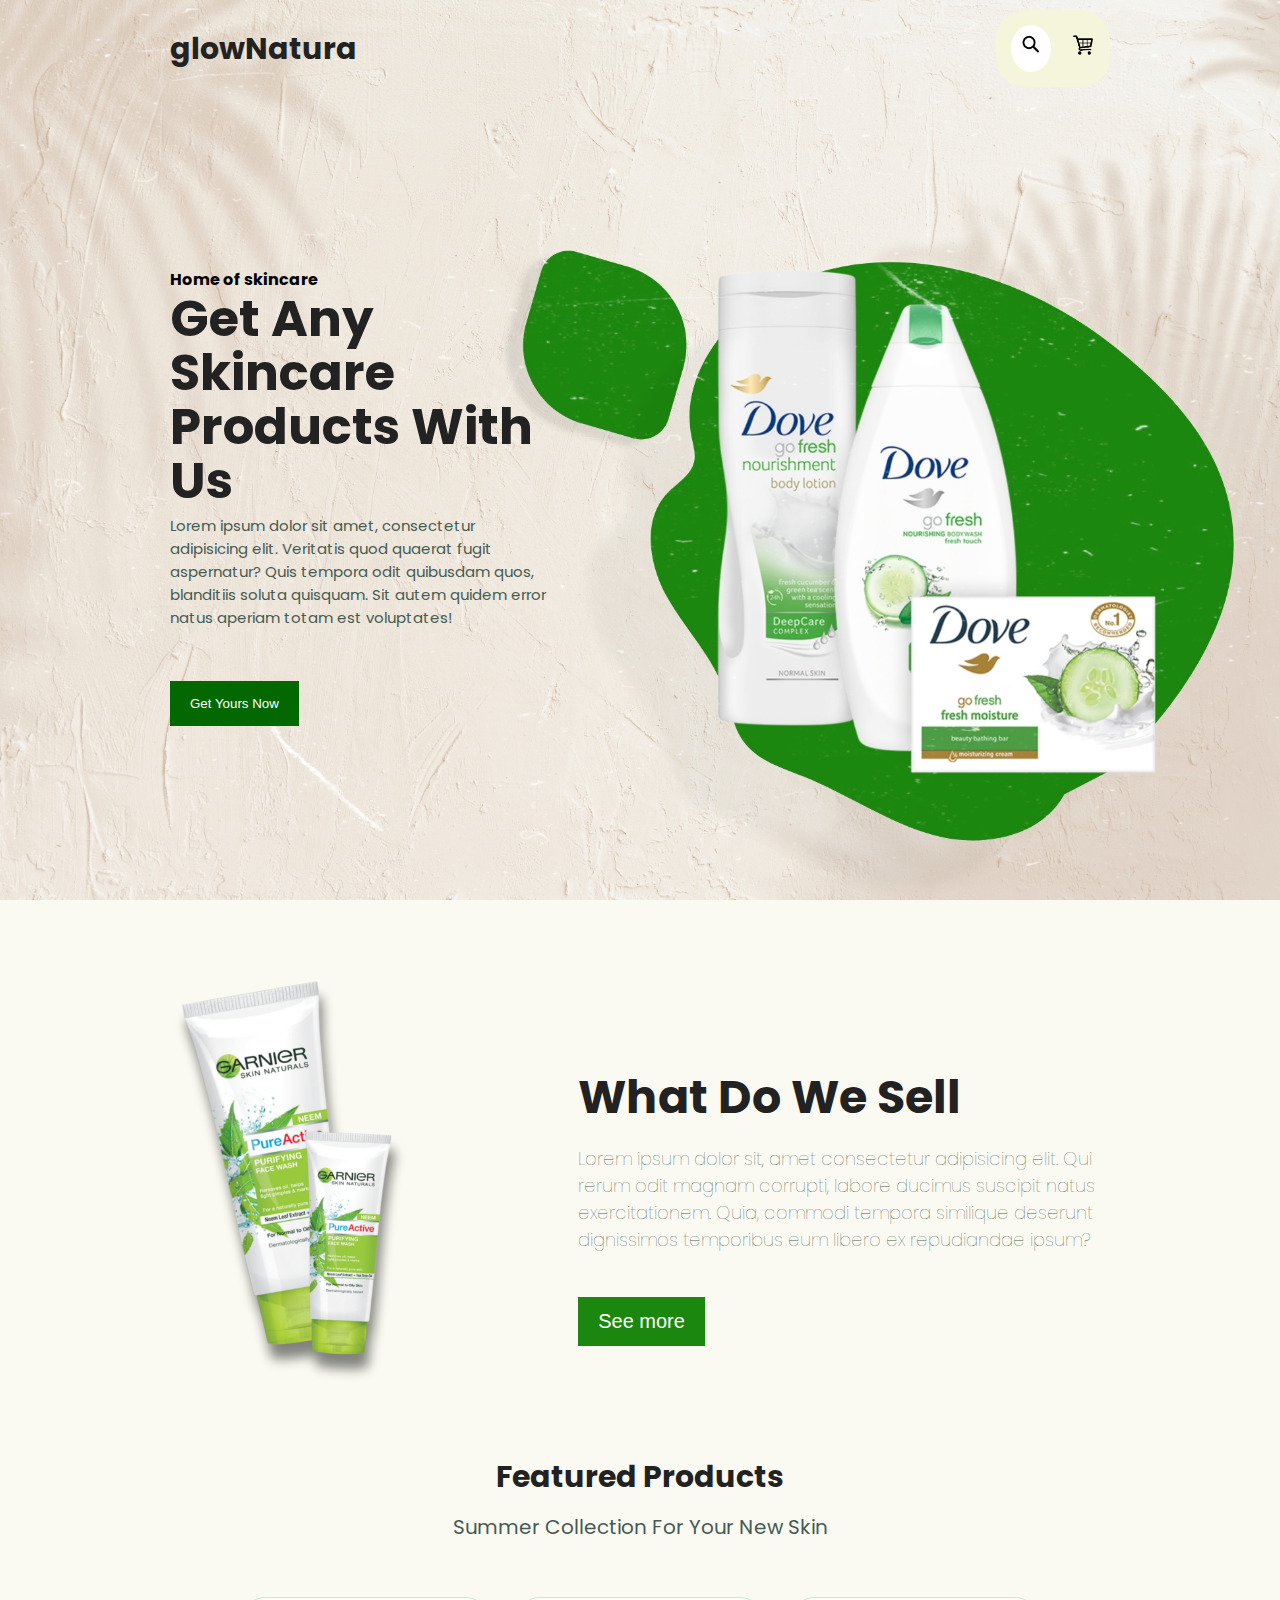
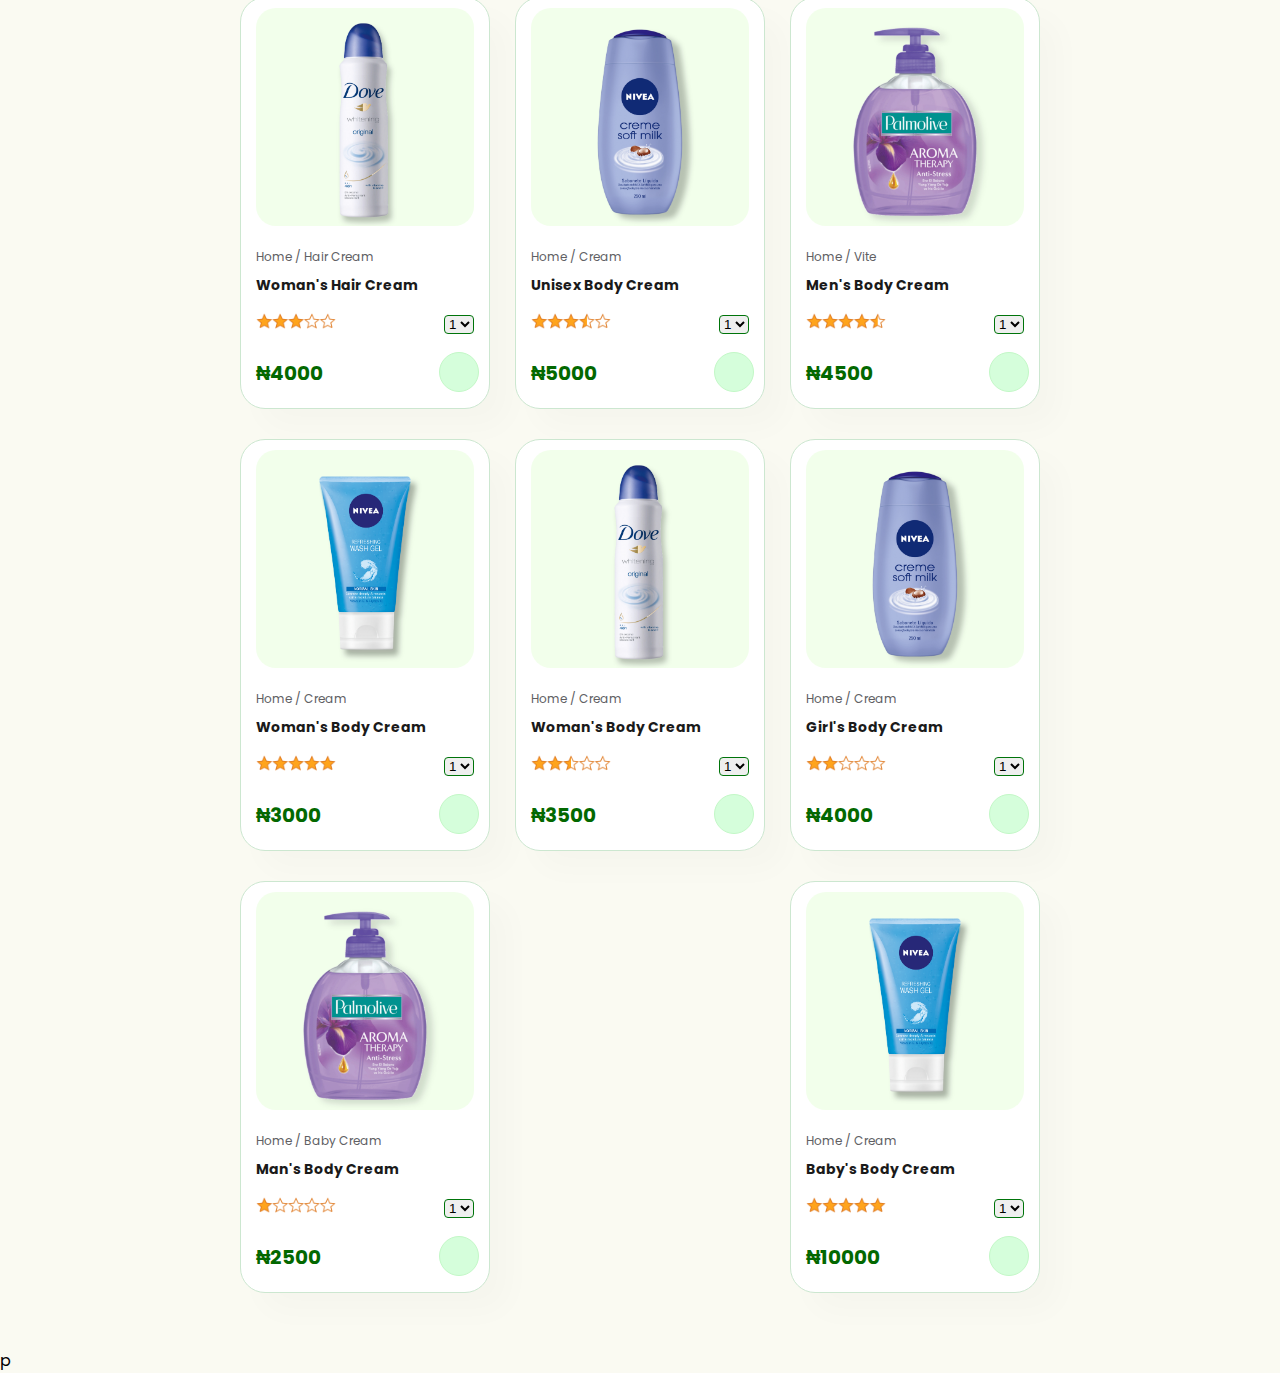
<file: index.html>
<!DOCTYPE html>
<html lang="en">
<head>
    <meta charset="UTF-8">
    <meta name="viewport" content="width=device-width, initial-scale=1.0">
    <title>Home page - growNatura</title>
    <link rel="stylesheet" href="styles.css">
</head>
<body>
    <div class="all-bg">
        <header>
        <div class="fheader">

        <div class="logo">
            <h4>glowNatura</h4>
        </div>
        <div class="nav-section">
            <nav>
                <li class="list-1"> <img src="/assets/images/icons/search-icon.png" alt="search icon"> </li>
                <li><a href="cart.html"><img src="/assets/images/icons/cart-icon.png" alt="cart icon for growNatura"></a></li>
            </nav>
        </div>
        </div>
        
        <div class="main-nav">
            <nav>
                <li class="list-2"><a href="index.html">Home</a></li>
                <li><a href="ourShop.html">Shop</a></li>
                <li><a href="aboutUs.html">About us</a></li>
            </nav>
        </div>
        </header>

        <section class="main-section">
        <h5>Home of skincare</h5>
        <h2>Get Any Skincare Products With Us</h2>
        <p>Lorem ipsum dolor sit amet, consectetur adipisicing elit. Veritatis quod quaerat fugit aspernatur? Quis tempora odit quibusdam quos, blanditiis soluta quisquam. Sit autem quidem error natus aperiam totam est voluptates!</p>
        <button>Get Yours Now</button>
        
        </section>
    </div>

    <section class="product-intro">
        <div class="product-intro-to">
            <img src="assets/images/featured-image.png" alt="">
        </div>
        <div class="product-intro-from">
            <h2>
               What Do We Sell 
            </h2>
            <p>
                Lorem ipsum dolor sit, amet consectetur adipisicing elit. Qui rerum odit magnam corrupti, labore ducimus suscipit natus exercitationem. Quia, commodi tempora similique deserunt dignissimos temporibus eum libero ex repudiandae ipsum?
            </p>

            <div class="button-btn">
                <button>See more</button>
            </div>
        </div>
    </section>
    
    <section class="section-p1" id="product1">
    <h2>Featured Products</h2>
    <p>Summer Collection For Your New Skin</p>
    <div class="pro-container" id="proContainer">
        <div class="pro">
          <!--image-->  <img src="assets/images/products/productA.jpg" alt="">
          <div class="des">
            <span>adidas</span>
            <h5>Cartoon Astronut T-Shirt</h5>
            <div class="stars">
                <i class="fas fa-star"></i>
                <i class="fas fa-star"></i>
                <i class="fas fa-star"></i>
                <i class="fas fa-star"></i>
                <i class="fas fa-star"></i>
            </div>
            <h4>$78</h4>
          </div>
          <a href="#"><i class="fas fa-shopping-cart"></i></a>
        </div>
        <div class="pro">
            <!--image-->  <img src="assets/images/products/productB.jpg" alt=""> 
            <div class="des">
              <span>adidas</span>
              <h5>Cartoon Astronut T-Shirt</h5>
              <div class="stars">
                  <i class="fas fa-star"></i>
                  <i class="fas fa-star"></i>
                  <i class="fas fa-star"></i>
                  <i class="fas fa-star"></i>
                  <i class="fas fa-star"></i>
              </div>
              <h4>$78</h4>
            </div>
            <a href="#"><i class="fal fa-shopping-cart cart"></i></a>
          </div>
          <div class="pro">
            <!--image-->  <img src="assets/images/products/productC.jpg" alt="">
            <div class="des">
              <span>adidas</span>
              <h5>Cartoon Astronut T-Shirt</h5>
              <div class="stars">
                  <i class="fas fa-star"></i>
                  <i class="fas fa-star"></i>
                  <i class="fas fa-star"></i>
                  <i class="fas fa-star"></i>
                  <i class="fas fa-star"></i>
              </div>
              <h4>$78</h4>
            </div>
            <a href="#"><i class="fal fa-shopping-cart cart"></i></a>
          </div>
          <div class="pro">
            <!--image-->  <img src="assets/images/products/productD.jpg" alt=""> 
            <div class="des">
              <span>adidas</span>
              <h5>Cartoon Astronut T-Shirt</h5>
              <div class="stars">
                  <i class="fas fa-star"></i>
                  <i class="fas fa-star"></i>
                  <i class="fas fa-star"></i>
                  <i class="fas fa-star"></i>
                  <i class="fas fa-star"></i>
              </div>
              <h4>$78</h4>
            </div>
            <a href="#"><i class="fal fa-shopping-cart cart"></i></a>
          </div>
          <div class="pro">
            <!--image--> <img src="assets/images/products/productA.jpg" alt=""> 
            <div class="des">
              <span>adidas</span>
              <h5>Cartoon Astronut T-Shirt</h5>
              <div class="stars">
                  <i class="fas fa-star"></i>
                  <i class="fas fa-star"></i>
                  <i class="fas fa-star"></i>
                  <i class="fas fa-star"></i>
                  <i class="fas fa-star"></i>
              </div>
              <h4>$78</h4>
            </div>
            <a href="#"><i class="fal fa-shopping-cart cart"></i></a>
          </div>
          <div class="pro">
            <!--image-->  <img src="assets/images/products/productB.jpg" alt=""> 
            <div class="des">
              <span>adidas</span>
              <h5>Cartoon Astronut T-Shirt</h5>
              <div class="stars">
                  <i class="fas fa-star"></i>
                  <i class="fas fa-star"></i>
                  <i class="fas fa-star"></i>
                  <i class="fas fa-star"></i>
                  <i class="fas fa-star"></i>
              </div>
              <h4>$78</h4>
            </div>
            <a href="#"><i class="fal fa-shopping-cart cart"></i></a>
          </div>
          <div class="pro">
            <!--image-->  <img src="assets/images/products/productC.jpg" alt=""> 
            <div class="des">
              <span>adidas</span>
              <h5>Cartoon Astronut T-Shirt</h5>
              <div class="stars">
                  <i class="fas fa-star"></i>
                  <i class="fas fa-star"></i>
                  <i class="fas fa-star"></i>
                  <i class="fas fa-star"></i>
                  <i class="fas fa-star"></i>
              </div>
              <h4>$78</h4>
            </div>
            <a href="#"><i class="fal fa-shopping-cart cart"></i></a>
          </div>
          <div class="pro">
            <!--image-->  <img src="assets/images/products/productD.jpg" alt=""> 
            <div class="des">
              <span>adidas</span>
              <h5>Cartoon Astronut T-Shirt</h5>
              <div class="stars">
                  <i class="fas fa-star"></i>
                  <i class="fas fa-star"></i>
                  <i class="fas fa-star"></i>
                  <i class="fas fa-star"></i>
                  <i class="fas fa-star"></i>
              </div>
              <h4>$78</h4>
            </div>
            <a href="#"><i class="fal fa-shopping-cart cart"></i></a>
          </div>
          <div class="pro">
            <!--image-->  <img src="assets/images/products/productA.jpg" alt=""> 
            <div class="des">
              <span>adidas</span>
              <h5>Cartoon Astronut T-Shirt</h5>
              <div class="stars">
                  <i class="fas fa-star"></i>
                  <i class="fas fa-star"></i>
                  <i class="fas fa-star"></i>
                  <i class="fas fa-star"></i>
                  <i class="fas fa-star"></i>
              </div>
              <h4>$78</h4>
            </div>
            <a href="#"><i class="fal fa-shopping-cart cart"></i></a>
          </div>
    </div>
    </section>
<script src="config/strCart.js"></script>p
<script src="config/productsArray.js"></script>
<script src="config/script.js"></script>
<script src="config/index.js"></script>
</body>
</html>
</file>
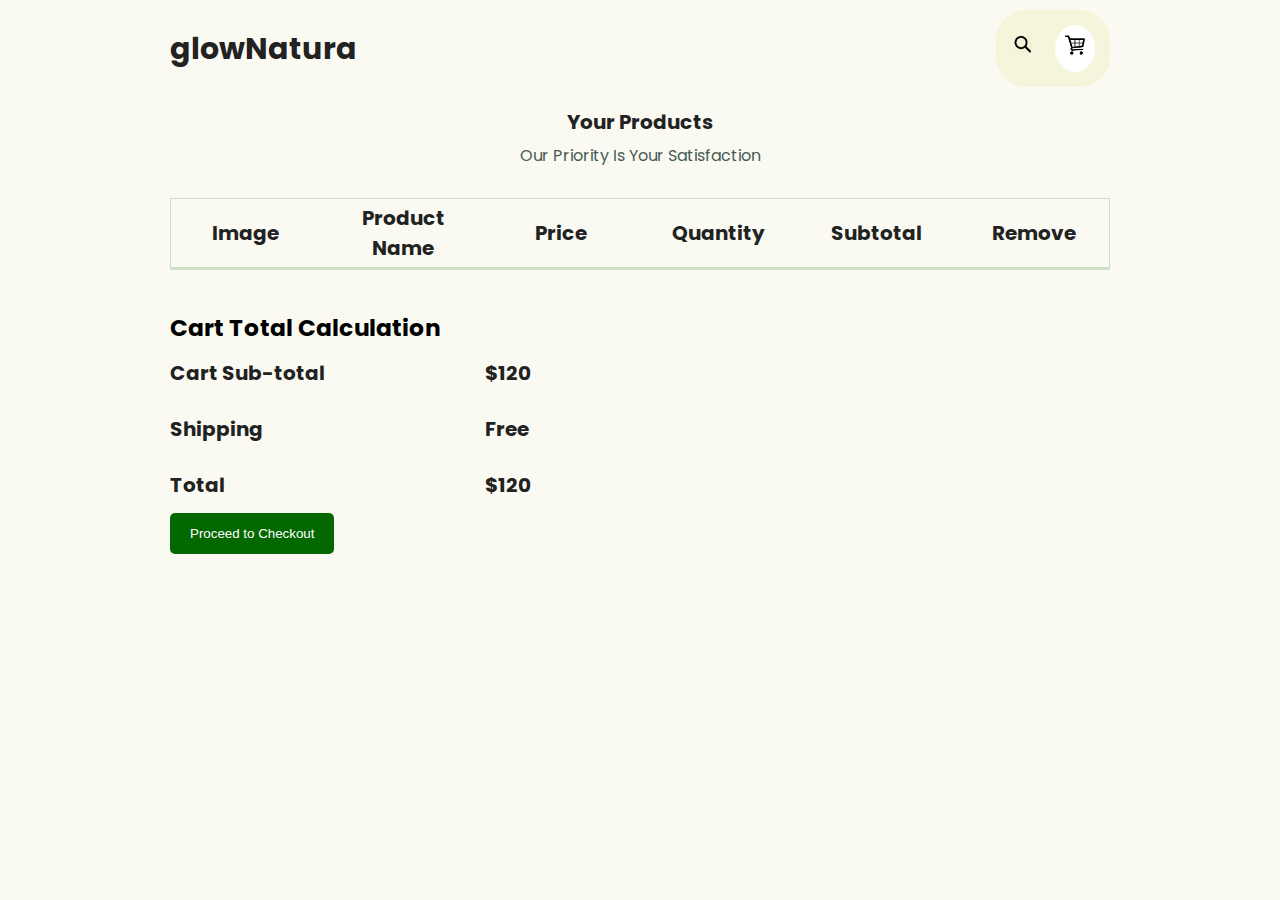
<file: cart.html>
<!DOCTYPE html>
<html lang="en">
<head>
    <meta charset="UTF-8">
    <meta name="viewport" content="width=device-width, initial-scale=1.0">
    <title>Cart - growNatura</title>
    <link rel="stylesheet" href="styles.css">
    <link rel="preconnect" href="https://fonts.googleapis.com">
    <link rel="preconnect" href="https://fonts.gstatic.com" crossorigin>
    <link href="https://fonts.googleapis.com/css2?family=Poppins:ital,wght@0,100;0,200;0,300;0,400;0,500;0,600;0,700;0,800;0,900;1,100;1,200;1,300;1,400;1,500;1,600;1,700;1,800;1,900&display=swap" rel="stylesheet">
</head>
<body>
     <header>
        <div class="fheader">

        <div class="logo">
            <h4>glowNatura</h4>
        </div>
        <div class="nav-section">
            <nav>
                <li> <img src="/assets/images/icons/search-icon.png" alt=""> </li>
                <li class="list-1"><a href="cart.html"><img src="/assets/images/icons/cart-icon.png" alt=""></a></a>
            </nav>
        </div>
        </div>
        <div class="main-nav">
            <nav>
                <li><a href="index.html">Home</a></li>
                <li class="list-2"><a href="ourShop.html">Shop</a></li>
                <li><a href="aboutUs.html">About us</a></li>
            </nav>
        </div>
    </header>
    <section class="cartSection" id="cartSection">
         <div class="ct-head">
            <h4>Your Products</h4>
            <p>Our Priority Is Your Satisfaction</p>
        </div>
        <div class="ourCart">
            <div class="cartRow row1">
                <div class="productImageHead">
                   <h4>Image</h4>
                </div>

                <div class="productNameHead">
                  <h4>Product Name</h4>
                </div>

                <div class="productPriceHead">
                    <h4>Price</h4>
                </div>

                <div class="productQuantityHead">
                    <h4>Quantity</h4>
                </div>
                <div class="subtotalHead">
                     <h4>Subtotal</h4>
                </div>
                <div class="removeCart">
                    <h4>Remove</h4>
                </div>
            </div>

            <div class="allCart" id="allCart">
            <div class="cartRow ">
                <div class="productImage">
                    <img src="assets/images/products/productA.jpg" alt="cart product - growNatura">
                </div>
                <div class="productName">
                    <h6>${products.productTitle}</h6>
                </div>
                <div class="productPrice">
                    <h2>${products.productPrice}</h2>
                </div>
                <div class="productQuality">
                    <input type="text" value="1">
                </div>
                <div class="subtotal">
                     <h2>$16</h2>
                </div>
                <div class="removeCart">
                    <p>×</p>
                </div>
            </div>
            </div>
    </section>

    <section class="cartCheckout">
        <div class="cartCheckOutHead">
            <h3>Cart Total Calculation</h3>
        </div>
        <div class="cartCheckoutDetails">
            <div class="subTotal">
                <div class="checkTotal">
                    <h4>Cart Sub-total</h4>
                </div>
                <div class="inputTotal">
                    <h4>$120</h4>
                </div>
            </div>
            <div class="subTotal">
                <div class="checkTotal">
                    <h4>Shipping</h4>
                </div>
                <div class="inputTotal">
                    <h4>Free</h4>
                </div>
            </div>
            <div class="subTotal">
                <div class="checkTotal">
                    <h4>Total</h4>
                </div>
                <div class="inputTotal">
                    <h4>$120</h4>
                </div>
            </div>
        <div class="cartProceeedButton">
                <button id="proceedBtn">Proceed to Checkout</button>
            </div>
        </div>
    </section>

    <section class="trans" id="viewPayment">
        <h2>Pay with Card Or Transfer</h2>
        <form action="get">
            <div class="fInput">
            <input type="text" name="cardNumber" id="cardNumber" placeholder="Card Number" required><br>
            <input type="text" name="cardName" id="cardName" placeholder="Card Name" required>
            </div>
            <div class="sCard">
                <div>
                    <input type="text" name="cardPin" id="cardPin" placeholder="Card Pin" required>
                </div>
                
                <div>
                   <input type="text" name="cardCvv" id="cardCvv" placeholder="CVV" required>
                </div>
            </div>
            <div class="btn">
                <button id="payBtn">Pay Now</button>
            </div>
        </form>
    </section>

    <!--script-->
<script src="config/strCart.js"></script>
<script src="config/productsArray.js"></script>
<script src="config/cart.js"></script>

</body>
</html>
</file>
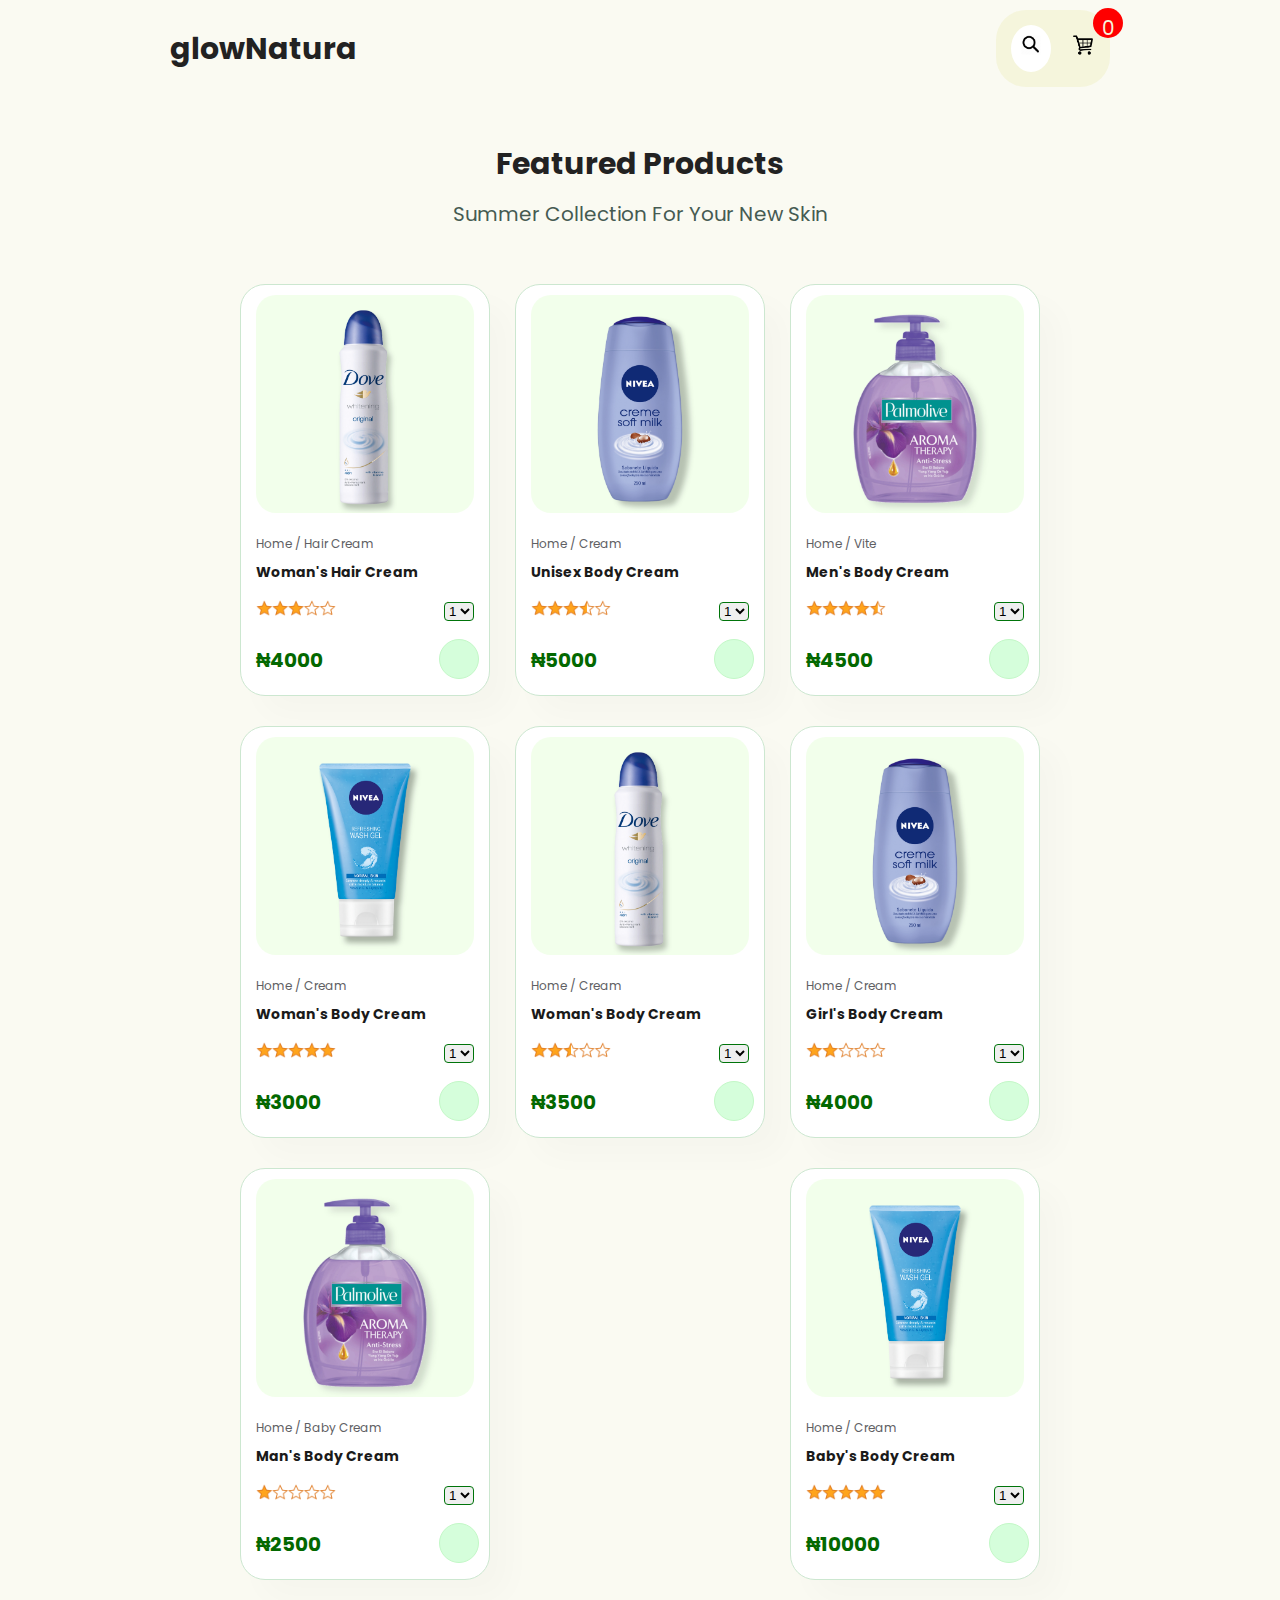
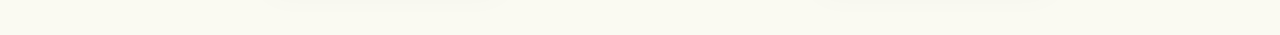
<file: ourShop.html>
<!DOCTYPE html>
<html lang="en">
<head>
    <meta charset="UTF-8">
    <meta name="viewport" content="width=device-width, initial-scale=1.0">
    <title>Product</title>
    <link rel="stylesheet" href="styles.css">
</head>
<body>
    <header>
         
        <div class="fheader">

        <div class="logo">
            <h4>glowNatura</h4>
        </div>
        <div class="nav-section">
            <nav>
                <li class="list-1"> <img src="/assets/images/icons/search-icon.png" alt=""> </li>
                <li><a href="cart.html" style="position: relative;"><span class="jsCartQuantity" style="height: 30px; width: 30px; background: red; border-radius: 50%; color: beige; position: absolute; top: -30px; left: 20px; text-align: center; padding: 5px; font-size: 20px;">0</span> <img src="/assets/images/icons/cart-icon.png" alt=""></a></a>
            </nav>
        </div>
        </div>
        <div class="main-nav">
            <nav>
                <li><a href="index.html">Home</a></li>
                <li class="list-2"><a href="ourShop.html">Shop</a></li>
                <li><a href="aboutUs.html">About us</a></li>
            </nav>
        </div>
    </header>

     <section class="section-p1" id="product1">
    <h2>Featured Products</h2>
    <p>Summer Collection For Your New Skin</p>
    <div class="pro-container" id="proContainer">
        <div onclick="window.location.href = 'product.html';" class="pro">
          <!--image-->  <img src="assets/images/products/productA.jpg" alt="">
          <div class="des">
            <span>adidas</span>
            <h5>Cartoon Astronut T-Shirt</h5>
            <div class="stars">
                <i class="fas fa-star"></i>
                <i class="fas fa-star"></i>
                <i class="fas fa-star"></i>
                <i class="fas fa-star"></i>
                <i class="fas fa-star"></i>
            </div>
            <h4>$78</h4>
          </div>
          <a href="#" id=""><i class="fas fa-shopping-cart"></i></a>
        </div>
        <div class="pro">
            <!--image-->  <img src="assets/images/products/productB.jpg" alt=""> 
            <div class="des">
              <span>adidas</span>
              <h5>Cartoon Astronut T-Shirt</h5>
              <div class="stars">
                  <i class="fas fa-star"></i>
                  <i class="fas fa-star"></i>
                  <i class="fas fa-star"></i>
                  <i class="fas fa-star"></i>
                  <i class="fas fa-star"></i>
              </div>
              <h4>$78</h4>
            </div>
            <a href="#"><i class="fal fa-shopping-cart cart"></i></a>
          </div>
          <div class="pro">
            <!--image-->  <img src="assets/images/products/productC.jpg" alt="">
            <div class="des">
              <span>adidas</span>
              <h5>Cartoon Astronut T-Shirt</h5>
              <div class="stars">
                  <i class="fas fa-star"></i>
                  <i class="fas fa-star"></i>
                  <i class="fas fa-star"></i>
                  <i class="fas fa-star"></i>
                  <i class="fas fa-star"></i>
              </div>
              <h4>$78</h4>
            </div>
            <a href="#"><i class="fal fa-shopping-cart cart"></i></a>
          </div>
          <div class="pro">
            <!--image-->  <img src="assets/images/products/productD.jpg" alt=""> 
            <div class="des">
              <span>adidas</span>
              <h5>Cartoon Astronut T-Shirt</h5>
              <div class="stars">
                  <i class="fas fa-star"></i>
                  <i class="fas fa-star"></i>
                  <i class="fas fa-star"></i>
                  <i class="fas fa-star"></i>
                  <i class="fas fa-star"></i>
              </div>
              <h4>$78</h4>
            </div>
            <a href="#"><i class="fal fa-shopping-cart cart"></i></a>
          </div>
          <div class="pro">
            <!--image--> <img src="assets/images/products/productA.jpg" alt=""> 
            <div class="des">
              <span>adidas</span>
              <h5>Cartoon Astronut T-Shirt</h5>
              <div class="stars">
                  <i class="fas fa-star"></i>
                  <i class="fas fa-star"></i>
                  <i class="fas fa-star"></i>
                  <i class="fas fa-star"></i>
                  <i class="fas fa-star"></i>
              </div>
              <h4>$78</h4>
            </div>
            <a href="#"><i class="fal fa-shopping-cart cart"></i></a>
          </div>
          <div class="pro">
            <!--image-->  <img src="assets/images/products/productB.jpg" alt=""> 
            <div class="des">
              <span>adidas</span>
              <h5>Cartoon Astronut T-Shirt</h5>
              <div class="stars">
                  <i class="fas fa-star"></i>
                  <i class="fas fa-star"></i>
                  <i class="fas fa-star"></i>
                  <i class="fas fa-star"></i>
                  <i class="fas fa-star"></i>
              </div>
              <h4>$78</h4>
            </div>
            <a href="#"><i class="fal fa-shopping-cart cart"></i></a>
          </div>
          <div class="pro">
            <!--image-->  <img src="assets/images/products/productC.jpg" alt=""> 
            <div class="des">
              <span>adidas</span>
              <h5>Cartoon Astronut T-Shirt</h5>
              <div class="stars">
                  <i class="fas fa-star"></i>
                  <i class="fas fa-star"></i>
                  <i class="fas fa-star"></i>
                  <i class="fas fa-star"></i>
                  <i class="fas fa-star"></i>
              </div>
              <h4>$78</h4>
            </div>
            <a href="#"><i class="fal fa-shopping-cart cart"></i></a>
          </div>
          <div class="pro">
            <!--image-->  <img src="assets/images/products/productD.jpg" alt=""> 
            <div class="des">
              <span>adidas</span>
              <h5>Cartoon Astronut T-Shirt</h5>
              <div class="stars">
                  <i class="fas fa-star"></i>
                  <i class="fas fa-star"></i>
                  <i class="fas fa-star"></i>
                  <i class="fas fa-star"></i>
                  <i class="fas fa-star"></i>
              </div>
              <h4>$78</h4>
            </div>
            <a href="#"><i class="fal fa-shopping-cart cart"></i></a>
          </div>
          <div class="pro">
            <!--image-->  <img src="assets/images/products/productA.jpg" alt=""> 
            <div class="des">
              <span>adidas</span>
              <h5>Cartoon Astronut T-Shirt</h5>
              <div class="stars">
                  <i class="fas fa-star"></i>
                  <i class="fas fa-star"></i>
                  <i class="fas fa-star"></i>
                  <i class="fas fa-star"></i>
                  <i class="fas fa-star"></i>
              </div>
              <h4>$78</h4>
            </div>
            <a href="#"><i class="fal fa-shopping-cart cart"></i></a>
          </div>
    </div>
    </section>
<script src="config/strCart.js"></script>
<script src="config/productsArray.js"></script>
<script src="config/script.js"></script>
<script src="config/index.js"></script>

</body>
</html>
</file>
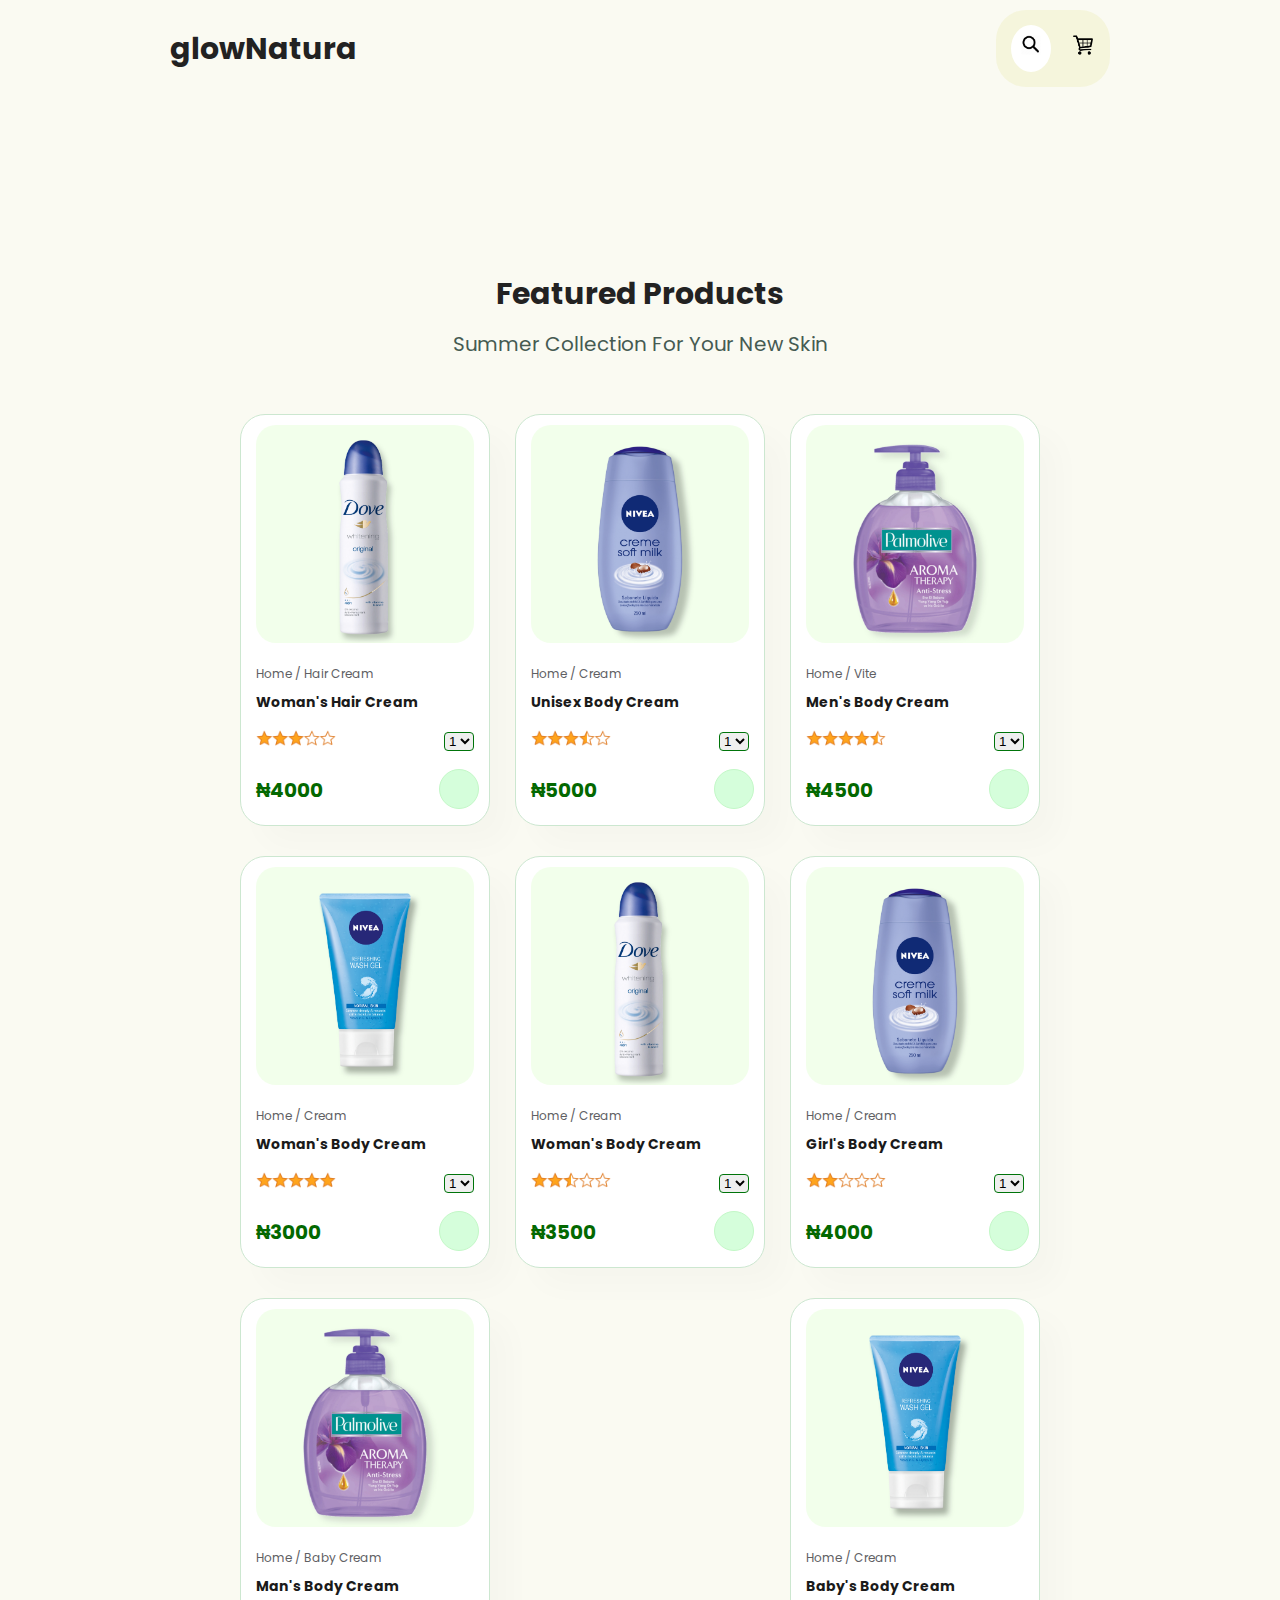
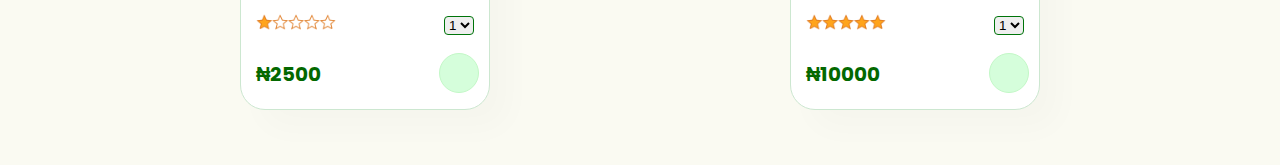
<file: product.html>
<!DOCTYPE html>
<html lang="en">
<head>
    <meta charset="UTF-8">
    <meta name="viewport" content="width=device-width, initial-scale=1.0">
    <title>Product - glowNatura</title>
    <link rel="stylesheet" href="styles.css">
</head>
<body>
    <header>
        <div class="fheader">

        <div class="logo">
            <h4>glowNatura</h4>
        </div>
        <div class="nav-section">
            <nav>
                <li class="list-1"> <img src="/assets/images/icons/search-icon.png" alt=""> </li>
                <li><a href="cart.html"><img src="/assets/images/icons/cart-icon.png" alt=""></a></a>
            </nav>
        </div>
        </div>
        <div class="main-nav">
            <nav>
                <li><a href="index.html">Home</a></li>
                <li class="list-2"><a href="ourShop.html">Shop</a></li>
                <li><a href="aboutUs.html">About us</a></li>
            </nav>
        </div>
    </header>

    <section id="prodetails" class="section-p1 p2">
  <div class="single-pro-image" id="proImage">
    
  </div>

  <div class="single-pro-details" id="productDetailsSpace" >
   
  </div>
<div class="productSubTItle"></div>
</section>

<section class="section-p1" id="product1">
    <h2>Featured Products</h2>
    <p>Summer Collection For Your New Skin</p>
    <div class="pro-container" id="proContainer">
        <div class="pro">
          <!--image-->  <img src="assets/images/products/productA.jpg" alt="">
          <div class="des">
            <span>adidas</span>
            <h5>Cartoon Astronut T-Shirt</h5>
            <div class="rateQuantity">

            <div class="stars">
                 <img src="assets/images/ratings/rating-15.png" alt="">
            </div>

            <div>
            <select name="product Quantity" id="productQuantity">
              <option value="1">1</option>
              <option value="2">2</option>
              <option value="3">3</option>
              <option value="4">4</option>
              <option value="5">5</option>
            </select>
            </div>

            </div>
            <h4>$78</h4>
          </div>
          <a href="#" id="cartBtn"><i class="fas fa-shopping-cart"></i></a>
        </div>
        <div class="pro">
            <!--image-->  <img src="assets/images/products/productB.jpg" alt=""> 
            <div class="des">
              <span>adidas</span>
              <h5>Cartoon Astronut T-Shirt</h5>
            <div class="rateQuantity">
              
            <div class="stars">
                 <img src="assets/images/ratings/rating-15.png" alt="">
            </div>

            <div>
            <select name="product Quantity" id="productQuantity">
              <option value="1">1</option>
              <option value="2">2</option>
              <option value="3">3</option>
              <option value="4">4</option>
              <option value="5">5</option>
            </select>
            </div>

            </div>
              <h4>$78</h4>
            </div>
            <a href="#" id="cartBtn"><i class="fal fa-shopping-cart cart"></i></a>
          </div>
          <div class="pro">
            <!--image-->  <img src="assets/images/products/productC.jpg" alt="">
            <div class="des">
              <span>adidas</span>
              <h5>Cartoon Astronut T-Shirt</h5>
              <div class="stars">
                  <i class="fas fa-star"></i>
                  <i class="fas fa-star"></i>
                  <i class="fas fa-star"></i>
                  <i class="fas fa-star"></i>
                  <i class="fas fa-star"></i>
              </div>
              <h4>$78</h4>
            </div>
            <a href="#"><i class="fal fa-shopping-cart cart"></i></a>
          </div>
          <div class="pro">
            <!--image-->  <img src="assets/images/products/productD.jpg" alt=""> 
            <div class="des">
              <span>adidas</span>
              <h5>Cartoon Astronut T-Shirt</h5>
              <div class="stars">
                  <i class="fas fa-star"></i>
                  <i class="fas fa-star"></i>
                  <i class="fas fa-star"></i>
                  <i class="fas fa-star"></i>
                  <i class="fas fa-star"></i>
              </div>
              <h4>$78</h4>
            </div>
            <a href="#"><i class="fal fa-shopping-cart cart"></i></a>
          </div>
          <div class="pro">
            <!--image--> <img src="assets/images/products/productA.jpg" alt=""> 
            <div class="des">
              <span>adidas</span>
              <h5>Cartoon Astronut T-Shirt</h5>
              <div class="stars">
                  <i class="fas fa-star"></i>
                  <i class="fas fa-star"></i>
                  <i class="fas fa-star"></i>
                  <i class="fas fa-star"></i>
                  <i class="fas fa-star"></i>
              </div>
              <h4>$78</h4>
            </div>
            <a href="#"><i class="fal fa-shopping-cart cart"></i></a>
          </div>
          <div class="pro">
            <!--image-->  <img src="assets/images/products/productB.jpg" alt=""> 
            <div class="des">
              <span>adidas</span>
              <h5>Cartoon Astronut T-Shirt</h5>
              <div class="stars">
                  <i class="fas fa-star"></i>
                  <i class="fas fa-star"></i>
                  <i class="fas fa-star"></i>
                  <i class="fas fa-star"></i>
                  <i class="fas fa-star"></i>
              </div>
              <h4>$78</h4>
            </div>
            <a href="#"><i class="fal fa-shopping-cart cart"></i></a>
          </div>
          <div class="pro">
            <!--image-->  <img src="assets/images/products/productC.jpg" alt=""> 
            <div class="des">
              <span>adidas</span>
              <h5>Cartoon Astronut T-Shirt</h5>
              <div class="stars">
                  <i class="fas fa-star"></i>
                  <i class="fas fa-star"></i>
                  <i class="fas fa-star"></i>
                  <i class="fas fa-star"></i>
                  <i class="fas fa-star"></i>
              </div>
              <h4>$78</h4>
            </div>
            <a href="#"><i class="fal fa-shopping-cart cart"></i></a>
          </div>
          <div class="pro">
            <!--image-->  <img src="assets/images/products/productD.jpg" alt=""> 
            <div class="des">
              <span>adidas</span>
              <h5>Cartoon Astronut T-Shirt</h5>
              <div class="stars">
                  <i class="fas fa-star"></i>
                  <i class="fas fa-star"></i>
                  <i class="fas fa-star"></i>
                  <i class="fas fa-star"></i>
                  <i class="fas fa-star"></i>
              </div>
              <h4>$78</h4>
            </div>
            <a href="#"><i class="fal fa-shopping-cart cart"></i></a>
          </div>
          <div class="pro">
            <!--image-->  <img src="assets/images/products/productA.jpg" alt=""> 
            <div class="des">
              <span>adidas</span>
              <h5>Cartoon Astronut T-Shirt</h5>
              <div class="stars">
                  <i class="fas fa-star"></i>
                  <i class="fas fa-star"></i>
                  <i class="fas fa-star"></i>
                  <i class="fas fa-star"></i>
                  <i class="fas fa-star"></i>
              </div>
              <h4>$78</h4>
            </div>
            <a href="#"><i class="fal fa-shopping-cart cart"></i></a>
          </div>
    </div>
</section>
<script src="config/strCart.js"></script>
<script src="config/cart.js"></script>
<script src="config/productsArray.js"></script>
<script src="config/script.js"></script>
<script src="config/index.js"></script>
</body>
</html>
</file>
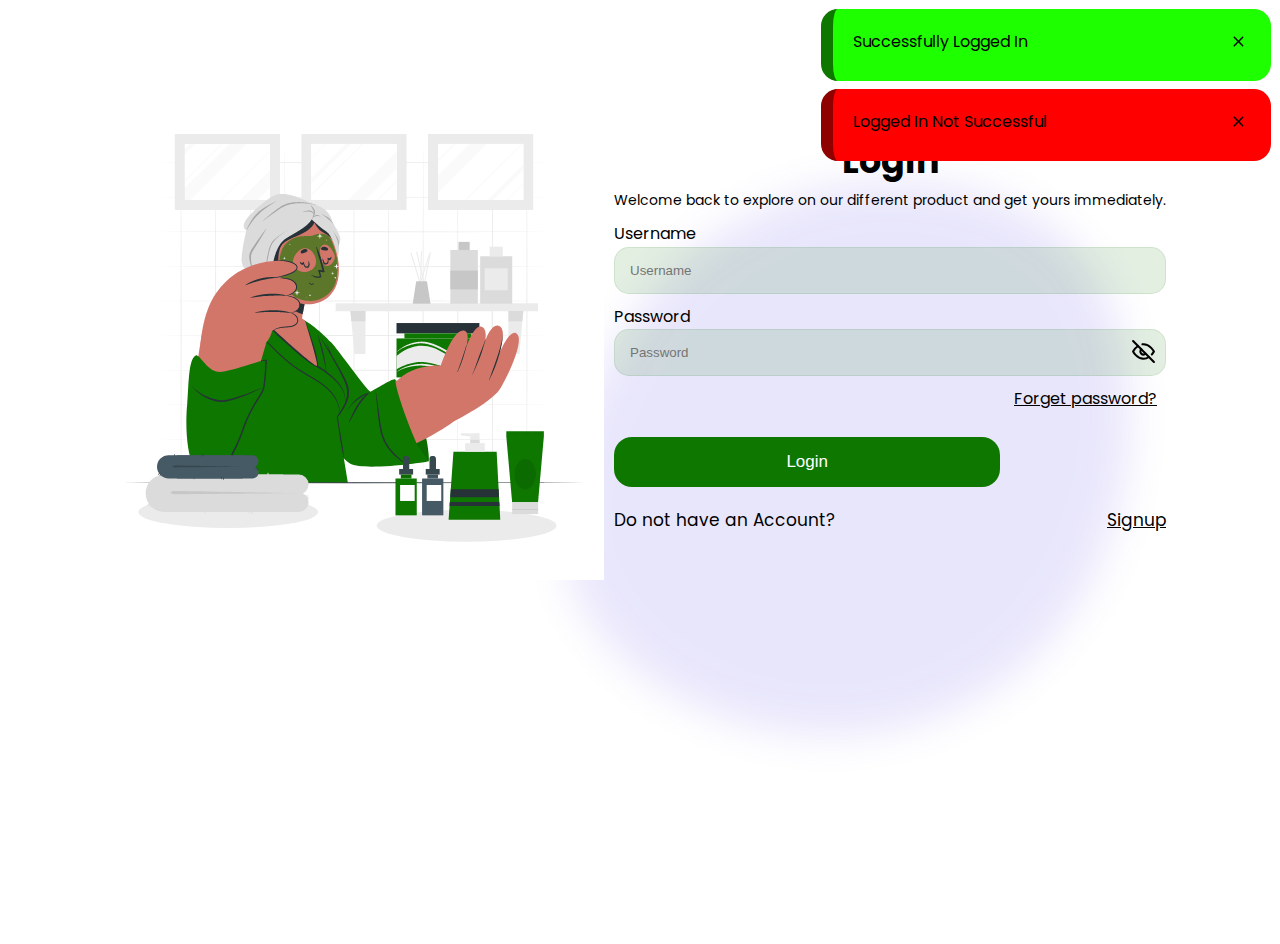
<file: authSecurity/login.html>
<!DOCTYPE html>
<html lang="en">
<head>
    <meta charset="UTF-8">
    <meta name="viewport" content="width=device-width, initial-scale=1.0">
    <title>Login - glowNatura</title>
    <link rel="stylesheet" href="auth.css">
   
</head>
<body>
    <div class="container">
    <svg class="morph" viewBox="0 0 400 400" xmlns="http://www.w3.org/2000/svg">
        <defs>
        <filter id="blurFilter">
            <feGaussianBlur in="SourceGraphic" stdDeviation="10" />
        </filter>
        </defs>
    <path fill="#6c5ce7">
      <animate attributeName="d" dur="10s" repeatCount="indefinite"
        values="
          M142.5,28.6 C189.2,9.3,263.3,14.4,297.5,51.2 C331.6,88.1,337.1,157.5,313.7,209.3 C290.2,261,237.8,294.3,180.2,296.6 C122.6,298.8,60.8,270.1,45.5,219.3 C30.2,168.5,61.6,95.1,98.3,56.2 C114.8,38.7,128.2,34.3,142.5,28.6Z;
          
          M120.5,60.6 C180.2,0.3,280.3,20.4,310.5,70.2 C340.6,120.1,310.1,190.5,280.7,240.3 C251.2,290.2,190.8,310.3,130.2,290.6 C69.6,270.8,20.8,211.1,35.5,160.3 C50.2,109.5,80.6,80.1,110.3,70.2 C120.8,68.7,125.2,64.3,120.5,60.6Z;
          
          M132.5,40.6 C179.2,5.3,270.3,30.4,290.5,90.2 C310.6,150.1,290.1,190.5,270.7,230.3 C251.2,270.2,190.8,290.3,130.2,270.6 C69.6,250.8,30.8,191.1,55.5,140.3 C80.2,89.5,100.6,60.1,120.3,50.2 C130.8,48.7,138.2,44.3,132.5,40.6Z;

          M142.5,28.6 C189.2,9.3,263.3,14.4,297.5,51.2 C331.6,88.1,337.1,157.5,313.7,209.3 C290.2,261,237.8,294.3,180.2,296.6 C122.6,298.8,60.8,270.1,45.5,219.3 C30.2,168.5,61.6,95.1,98.3,56.2 C114.8,38.7,128.2,34.3,142.5,28.6Z
        "
      />
    </path>
  </svg>
</div>

    <section class="loginBackground">
        <span></span>
        <div class="message">
            <div class="successFailureIcon" style="display: none;">
                <img src="../assets/images/icons/check_11601272.png" alt="">
            </div>
            <div class="pText"><p>Successfully Logged In</p></div>
            <div class="exit">
                <img src="../assets/images/icons/wrong-delete-remove-trash-minus-cancel-close-2-svgrepo-com.svg" alt="">
            </div>
        </div>
        <div class="message faiiMessage">
            <div class="successFailureIcon" style="display: none;">
                <img src="../assets/images/icons/check_11601272.png" alt="">
            </div>
            <div class="pText"><p>Logged In Not Successful</p></div>
            <div class="exit">
                <img src="../assets/images/icons/wrong-delete-remove-trash-minus-cancel-close-2-svgrepo-com.svg" alt="">
            </div>
        </div>
    <div class="loginDashboard">
        <div class="firstDash">
            <img src="../assets/images/Skincare (1).gif" alt="">
        </div>
        <div class="mainLogin">
            <h2>Login</h2>
            <p>Welcome back to explore on our different product and get yours immediately.</p>
            <div class="navs">
                <form action="#" method="post" id="signupForm">
                    <div class="eachInput">
                        <label for="username">Username</label>
                        <input type="text" id="username" name="username" placeholder="Username">
                        <div id="passwordError" class="error"></div>
                    </div>
                    <div class="eachInput">
                        <label for="password">Password</label>
                        <input class="reviewedPass" type="password" id="password" name="password" placeholder="Password">
                        <img class="reviewPassIcon" src="../assets/images/icons/eye-password-hide-svgrepo-com.svg" width="25px" height="25px" alt="">
                        <img class="reviewPassIcon" id="notHiddenPasswordIcon" src="../assets/images/icons/eye-password-hide-svgrepo-com.svg" width="25px" height="25px" alt="">
                    </div>
                    <div class="forgetPassword">
                         <a href="#">Forget password?</a><br>
                    </div>
                   
                    <button id="loginBtn">Login</button>
                     <div class="loginSignupNow">
                        <p>Do not have an Account?</p>
                        <a href="signUp.html">Signup</a>
                    </div>
                </form>
            </div>
        </div>
    </div>
</section>
<script src="config/formValidation.js" ></script>
<script src="config/script.js"></script>
</body>
</html>
</file>
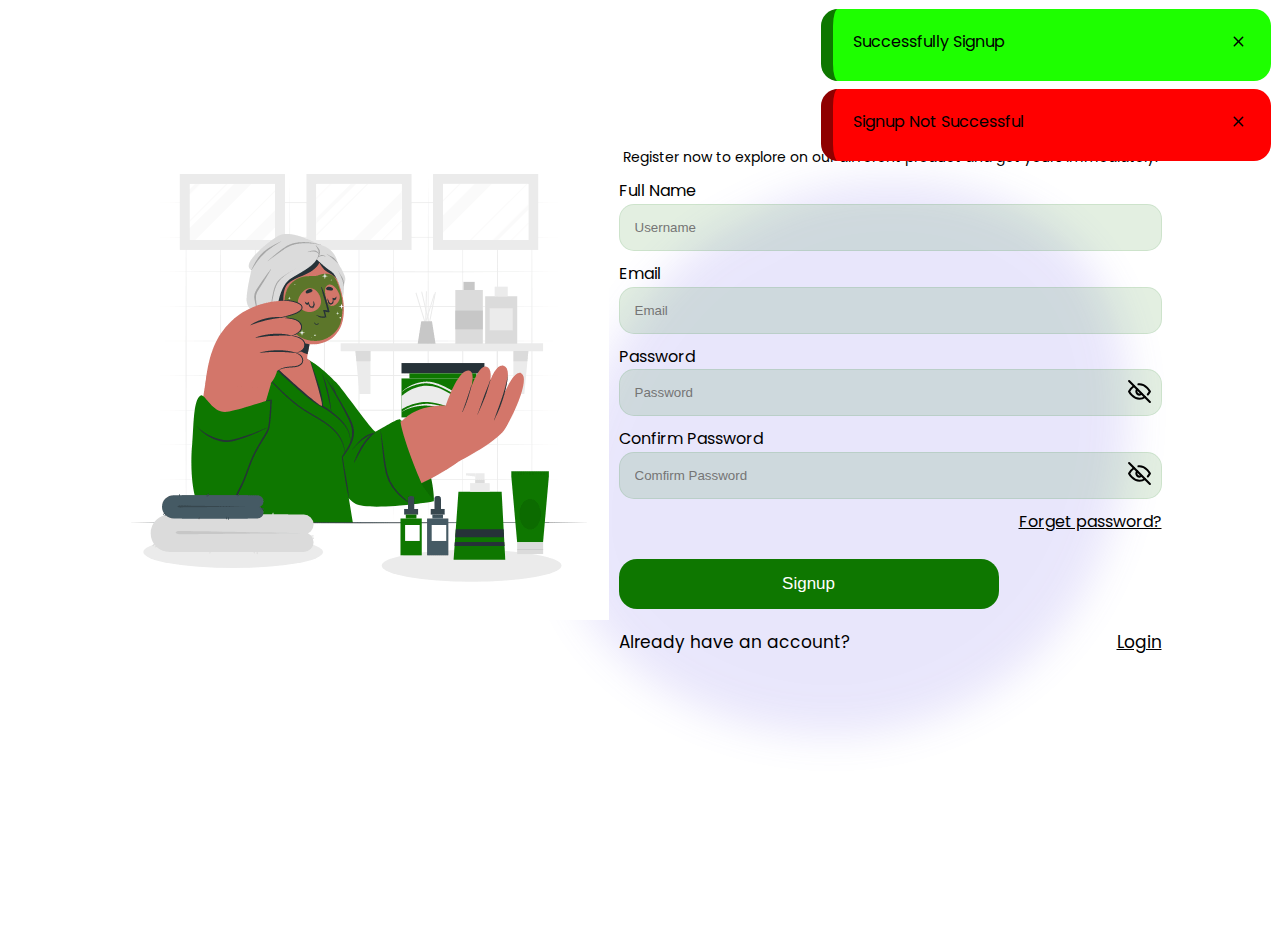
<file: authSecurity/signUp.html>
<!DOCTYPE html>
<html lang="en">
<head>
    <meta charset="UTF-8">
    <meta name="viewport" content="width=device-width, initial-scale=1.0">
    <title>Signup - glowNatura</title>
    <link rel="stylesheet" href="auth.css">
</head>
<body>
     <div class="container">
    <svg class="morph" viewBox="0 0 400 400" xmlns="http://www.w3.org/2000/svg">
        <defs>
        <filter id="blurFilter">
            <feGaussianBlur in="SourceGraphic" stdDeviation="10" />
        </filter>
        </defs>
    <path fill="#6c5ce7">
      <animate attributeName="d" dur="10s" repeatCount="indefinite"
        values="
          M142.5,28.6 C189.2,9.3,263.3,14.4,297.5,51.2 C331.6,88.1,337.1,157.5,313.7,209.3 C290.2,261,237.8,294.3,180.2,296.6 C122.6,298.8,60.8,270.1,45.5,219.3 C30.2,168.5,61.6,95.1,98.3,56.2 C114.8,38.7,128.2,34.3,142.5,28.6Z;
          
          M120.5,60.6 C180.2,0.3,280.3,20.4,310.5,70.2 C340.6,120.1,310.1,190.5,280.7,240.3 C251.2,290.2,190.8,310.3,130.2,290.6 C69.6,270.8,20.8,211.1,35.5,160.3 C50.2,109.5,80.6,80.1,110.3,70.2 C120.8,68.7,125.2,64.3,120.5,60.6Z;
          
          M132.5,40.6 C179.2,5.3,270.3,30.4,290.5,90.2 C310.6,150.1,290.1,190.5,270.7,230.3 C251.2,270.2,190.8,290.3,130.2,270.6 C69.6,250.8,30.8,191.1,55.5,140.3 C80.2,89.5,100.6,60.1,120.3,50.2 C130.8,48.7,138.2,44.3,132.5,40.6Z;

          M142.5,28.6 C189.2,9.3,263.3,14.4,297.5,51.2 C331.6,88.1,337.1,157.5,313.7,209.3 C290.2,261,237.8,294.3,180.2,296.6 C122.6,298.8,60.8,270.1,45.5,219.3 C30.2,168.5,61.6,95.1,98.3,56.2 C114.8,38.7,128.2,34.3,142.5,28.6Z
        "
      />
    </path>
  </svg>
</div>
    <section class="loginBackground sLoginBackground">
         <div class="message" id="message">
            <div class="successFailureIcon" style="display: none;">
                <img src="../assets/images/icons/check_11601272.png" alt="">
            </div>
            <div class="pText"><p>Successfully Signup</p></div>
            <div class="exit" id="exit">
                <img src="../assets/images/icons/wrong-delete-remove-trash-minus-cancel-close-2-svgrepo-com.svg" alt="">
            </div>
        </div>
        <div class="message faiiMessage" id="sMessage">
            <div class="successFailureIcon" style="display: none;">
                <img src="../assets/images/icons/check_11601272.png" alt="">
            </div>
            <div class="pText"><p>Signup Not Successful</p></div>
            <div class="exit" id="sExit">
                <img src="../assets/images/icons/wrong-delete-remove-trash-minus-cancel-close-2-svgrepo-com.svg" alt="">
            </div>
        </div>
    <div class="loginDashboard sLoginDashboard">
          <div class="firstDash">
            <img src="../assets/images/Skincare (1).gif" alt="">
        </div>
        <div class="mainLogin sMainLogin">
             <h2>Signup</h2>
            <p>Register now to explore on our different product and get yours immediately.</p>
            <div class="navs">
                <form action="#" method="post" id="signupForm">
                    <div class="eachInput">
                        <label for="fName">Full Name</label>
                        <input type="text" id="username" name="fName" placeholder="Username" required>
                    </div>
                    <div class="eachInput">
                        <label for="email">Email</label>
                        <input type="email" id="email" name="email" placeholder="Email" required>
                        <div id="nameError" class="error"></div>
                    </div>
                    <div class="eachInput">
                        <label for="password">Password</label>
                        <input type="password" id="password" name="password" placeholder="Password" required>
                        <img class="reviewPassIcon" id="hiddenPasswordIcon"  src="../assets/images/icons/eye-password-hide-svgrepo-com.svg" width="25px" height="25px" alt="">
                        <img class="reviewPassIcon" id="notHiddenPasswordIcon" src="../assets/images/icons/eye-view-interface-symbol-svgrepo-com.svg" width="25px" height="25px" alt="">
                        <div id="passwordError" class="error"></div>
                    </div>
                    <div class="eachInput">
                        <label for="password">Confirm Password</label>
                        <input type="password" id="confirmPassword" name="Cpassword" placeholder="Comfirm Password">
                        <img class="reviewPassIcon" id="sHiddenPasswordIcon" src="../assets/images/icons/eye-password-hide-svgrepo-com.svg" width="25px" height="25px" alt="">
                        <img class="reviewPassIcon" id="sNotHiddenPasswordIcon" src="../assets/images/icons/eye-view-interface-symbol-svgrepo-com.svg" width="25px" height="25px" alt="">
                        <div id="confirmPasswordError" class="error"></div>
                    </div>

                    <div class="forgetPassword">
                         <a href="#">Forget password?</a><br>
                    </div>
                    <button id="loginBtn" type="submit">Signup</button>
                    <div class="loginSignupNow">
                        <p>Already have an account?</p>
                        <a href="login.html">Login</a>
                    </div>
                </form>
            </div>
        </div>
    </div>
</section>
<script> </script>
<script src="config/formValidation.js"></script>
<script src="config/script.js"></script>
</body>
</html>
</file>
<file: styles.css>
@import url('https://fonts.googleapis.com/css2?family=Poppins:ital,wght@0,100;0,200;0,300;0,400;0,500;0,600;0,700;0,800;0,900;1,100;1,200;1,300;1,400;1,500;1,600;1,700;1,800;1,900&display=swap');
* {
    margin: 0;
    padding: 0;
    box-sizing: border-box;
}
header, section{
    margin: 0px 10pc;
    padding: 10px;
}
.all-bg{
    background: url(assets/images/main-background.jpg);
    height: 100vh;
    background-position: center;
    background-size: cover;
    background-repeat: no-repeat;
}
h1, h4, h5{
    font-size: 20px;
}
p{
    font-size: 20px;
}
nav{
    list-style: none;
}
a{
    text-decoration: none;
}
h1{
    font-size: 50px;
    line-height: 64px;
    color: #222;
}

h2{
    font-size: 46px;
    line-height: 54px;
    color: #222;
}

h4{
    font-size: 20px;
    color: #222;
}
h6{
    font-weight: 700;
    font-size: 12px;
}
p{
    font-size: 16px;
color: #465b52;
    margin: 6px 0 20px 0;
}
button{
    outline: none;
    border: none;
}
button.normal{
    font-size: 14px;
    font-weight: 600;
    padding: 15px 30px;
    color: #000;
    background-color: #fff;
    border-radius: 4px;
    cursor: pointer;
    border: none;
    outline: none;
    transition: 0.2s;
}
body{
    font-family: 'Poppins', sans-serif;
    background: rgb(250, 250, 242);
}
 header .fheader{
    display: flex;
    align-items: center;
    justify-content: space-between;
 }
header .fheader h4{
    font-size: 30px;
}
header .fheader img{
    max-width: 20px;
    height: 100%;
    width: 100%;
}
header .fheader .nav-section {
    background-color: beige;
    padding: 5px;
    border-radius: 30px;
}
header .fheader .nav-section nav .list-1{
    margin: 10px;
    border-radius: 50%;
    padding: 10px;
    background-color: #fff;
}
header .fheader .nav-section nav li{
     margin: 5px 2px;
    border-radius: 50%;
    padding: 10px;
}
header .fheader .nav-section nav{
    display: flex;
    align-items: center;
    justify-content: center;
    flex-direction: row;
    list-style: none;
}
header .main-nav nav{
    display: flex;
    justify-content: center;
    align-items: center;
}
header .main-nav nav .list-2{
    padding: 15px;
    background-color: #fff;
    margin: 4px;
    border-radius: 15px;
}
header .main-nav nav li{
    padding: 15px;
    margin: 4px;
    border-radius: 15px;
}
header .main-nav nav li a{
    color: darkgreen;
}
header .main-nav nav{
    background-color: beige;
    padding: 5px;
    border-radius: 30px;
    margin:0 30pc;
    box-shadow: 2px 3px 4px rgba(0, 0, 0, 0.1);
}

.main-section{
    margin-top: 10pc;
    margin: 10pc 0pc 0 10pc;
    margin-right: 50pc;
}
.main-section h5{
    font-size: 16px;
}
.main-section h2{
    font-size: 50px;
}
.main-section p{
    font-size: 15px;
}
.main-section button{
    margin: 2pc 0;
    padding: 15px 20px;
    background: #036800;
    color: #fff;
    outline: none;
    border: none;
}
.product-intro{
    margin-top: 3pc;
    display: flex;
}
.product-intro .product-intro-to img{
    max-width: 60%;
}
.product-intro .product-intro-from{
    margin-top: 7pc;
}
.product-intro .product-intro-from p{
    font-size: 18px;
    font-weight: 100;
    margin-top: 1.3pc;
}
.product-intro .product-intro-from button{
    margin-top: 1.5pc;
    background: url(assets/images/styled-btn.png);
    background-position: center;
    font-size: 20px;
    padding: 13px 20px;
    object-fit: cover;
    color: #fff;
}

 #product1{
    text-align: center;
  }
  #product1 h2{
    font-size: 30px;
  }
  #product1 p{
    font-size: 20px;
    padding-top: 2px;
  }
  #product1 .pro-container{
    display: flex;
    justify-content: space-between;
    padding-top: 20px;
    flex-wrap: wrap;
  }
  #product1 .pro{
    width: 23%;
    min-width: 250px;
    padding: 10px 15px;
    border: 1px solid #cce7d0;
    border-radius: 25px;
    box-shadow: 20px 20px 30px rgba(0, 0, 0, 0.02);
    margin: 15px 0;
    transition: 0.2s ease;
    position: relative;
    background-color: #fff;
    transition: 0.5s ease;
    text-transform: capitalize;
  }
  #product1 .pro:hover{
    transform: scale(1.07);
  }
  #product1 .pro:hover{
    box-shadow: 20px 20px 30px rgba(0, 0, 0, 0.06);
  }
 #product1 .pro img{
    width: 100%;
    border-radius: 20px;
 }
#product1 .pro .des{
    text-align: start;
    padding: 10px 0;
}
#product1 .pro select{
    border: 1px solid #00740a;
    outline: none;
    border-radius: 4px;
}
#product1 .pro .rateQuantity{
    display: flex;
    align-items: center;
    justify-content: space-between;
    margin: 15px 0;
}
#product1 .pro .rateQuantity img{
    max-width: 80px;
}

#product1 .pro .des span{
    color: #606063;
    font-size: 12px;
}
#product1 .pro .des h5{
    padding-top: 7px;
    color: #1a1a1a;
    font-size: 14px;
}
#product1 .pro .des i{
    font-size: 12px;
    color: #fdb10c;
}
#product1 .pro .des h4 {
    padding-top: 7px;
    font-size-adjust: 15px;
    font-weight: 700;
    color: #036800;
}
#product1 .pro .cart{
    width: 40px;
    height: 40px;
    line-height: 40px;
    border-radius: 50px;
    background-color: #9dfcab6e;
    font-weight: 500;
    color: var(--primary-color);
    border: 1px solid #c3f8c7;
    position: absolute;
    bottom: 16px;
    right: 10px;
}
.section-p1{
    padding: 40px 80px;
}
#prodetails .single-pro-image{
   width: 40%;
   margin-right: 50px;
}
.small-img-group{
    display: flex;
    justify-content: space-between;
}
.small-pro img{
    border: 1px #03680031 solid;
}
.small-img-col{
    flex-basis: 24%;
    border: 1px #03680031 solid;
}
#prodetails{
    display: flex;
    margin-top: 20px;
}
#prodetails .single-pro-details{
    width: 50%;
    padding-top: 30px;
}
#prodetails .single-pro-details h4{
    padding: 40px 0 20px 0;
}
#prodetails .single-pro-details h2{
    font-size: 26px;

}
#prodetails .single-pro-details select {
    display: block;
    padding: 5px 10px ;
    margin-bottom: 10px
}
#prodetails .single-pro-details input{
    width: 50px;
    height: 47px;
    padding-left: 10px;
    font-size: 16px;
    margin-right: 10px;
}
#prodetails .single-pro-details button{
    background: #036800;
    color: #fff;
}
#prodetails .single-pro-details input:focus{
    outline: none;
}
#prodetails .single-pro-details span{
    line-height: 25px;
}

/* cart section */
section .ct-head{
    text-align: center;
    margin-bottom: 30px;
}
section .ourCart{
    
}
section .ourCart img{
    max-width: 50px;
    box-shadow: 2px 2px 4px rgba(0, 0, 0, 0.1);
}
section .ourCart .row1 h6{
    font-size: 38px;
}
section .ourCart .cartRow h2,
section .ourCart .cartRow 
{
    font-size: 15px;
    
}
.cartRow{
    display: grid;
    grid-template-columns: 1fr 1fr 1fr 1fr 1fr 1fr ;
    align-items: center;
    gap: 10px;
    padding: 10px 0;
    text-align: center;
}
section .ourCart .cartRow .productQuality input{
    width: 30%;
    padding: 10px;
}
section .ourCart .row1{
    padding: 4px 1px;
    border: 1px solid #0368002f;
}
section .ourCart .allCart{
    border: 1px solid #0368002f;
}

section .cartCheckOutHead{
    font-size: 20px;
}
.cartCheckout {
    margin-top: 20px;
    margin-bottom: 10%;
    width: 50%;
}
section .cartCheckoutDetails {
}
section .cartCheckoutDetails .subTotal{
    display: grid;
    grid-template-columns: 1fr 1fr ;
    align-items: center;
    gap: 10px;
    padding: 13px 0;
    
}
section .cartCheckoutDetails .cartProceeedButton button{
    outline: none;
    padding: 13px 20px;
    background: #036800;
    color: #fff;
    transition: .1s ease;
    border-radius: 5px;
      animation: colorShift .4s linear;
}
section .cartCheckoutDetails .cartProceeedButton button:hover{
    background-color: #023b00;
    animation: colorShift .4s linear;
}
@keyframes colorShift {
    from{
        background: linear-gradient(to-left,#036800, #023b00, #09c719, #7bce78);
    }
    to{
        background: linear-gradient(#0fff0694, #8cff88, #00740a, #024200);
    }
}

.trans{
    padding: 10px 0;
    margin-bottom: 10pc;
    display: none;
}
.trans h2{
    font-size: 30px;
}
.trans form{
    line-height: 3;
}
.trans form input{
    padding:10px 20px;
    width: 40vh;
}

.trans form button{
    outline: none;
    padding: 13px 20px;
    background: #036800;
    color: #fff;
    transition: .1s ease;
    border-radius: 5px;
    animation: colorShift .4s linear;
}
.trans form button:hover{
    background-color: #023b00;
    animation: colorShift .4s linear;
}
.trans form button.payBtn{
    position: relative;
}
.trans form button span{
    position: absolute;
    color: #fff;
    display: flex;
    font-size: 40px;
}
.trans form .sCard{
    display: flex;
    align-items: center;
}
.trans form .sCard input{
     margin-right: 0.5vh;
}
.trans form .fInput input{
    width: calc(40.25vh * 2);
}
.trans form input:focus{
    border: 1px solid #02420054;
}
@media  screen and (max-width: 1400px) {

header .main-nav{
    display: none;
}
.main-section {
    margin-top: 10pc;
    margin: 10pc 0pc 0 10pc;
    margin-right: 45pc;
}
}
@media  screen and (max-width: 999px) {
header, section{
    margin: 0px 5pc;
}
header .main-nav{
    display: none;
}
.main-section {
    margin-top: 5pc;
    margin: 5pc 0pc 0 5pc;  
    margin-right: 20pc;
}
}
@media  screen and (max-width: 550px) {
header, section{
    margin: 0px 2pc;
}
header .main-nav{
    display: none;
}
.main-section {
    margin-top: 5pc;
    margin: 5pc 0pc 0 2pc;
    margin-right: 10pc;
}
.main-section p{
    color: #fff;
}
.product-intro .product-intro-to img{
    display: none;
}
}
@media  screen and (max-width: 390px) {
header, section{
    margin: 0px 1pc;
}
header .main-nav{
    display: none;
}
}
</file>
<file: authSecurity/auth.css>
@import url('https://fonts.googleapis.com/css2?family=Poppins:ital,wght@0,100;0,200;0,300;0,400;0,500;0,600;0,700;0,800;0,900;1,100;1,200;1,300;1,400;1,500;1,600;1,700;1,800;1,900&display=swap');

*{
    margin: 0;
    padding: 0;
    box-sizing: border-box;
}
body{
    font-family: 'Poppins', sans-serif;
     background: #fff;
}
:root{
    --primary-color: #0E7700;
}
section.loginBackground{
    width: 100%;
    height: 100vh;
    background-color: #fff;
    border-radius: 20px;
}
section .loginDashboard{
    display: flex;
    justify-content: center;
    align-items: center;
    margin-top: 5pc;
    position: absolute;
    width: 100%;
}
section .loginDashboard .mainLogin{
    line-height: 1.6;
    padding: 10px;
}
section .loginDashboard .mainLogin h2 {
    font-size: 35px;
    text-align: center;
}
section .loginDashboard .mainLogin p {
    font-size: 14px;
    text-align: center;
}
section .loginDashboard .mainLogin form .eachInput{
    display: flex;
    flex-direction: column;
    margin: 10px 0;
    position: relative;
}
section .loginDashboard .mainLogin form .eachInput input{
    width: 100%;
    padding: 15px;
    border-radius: 15px;
    background-color: #0e77001e;
    border: 1px solid #0e77001a;
    color: #000;
    transition: .3s ease;
}
section .loginDashboard .mainLogin form .eachInput input:focus::placeholder{
    color: #fff;
}
section .loginDashboard .mainLogin form .eachInput img{
   position: absolute;
   right: 10px;
   margin-top: 35px;
}
section .loginDashboard .mainLogin form .eachInput input:focus{
     background-color: #0e770080;
     border: 1px solid var(--primary-color);
     color: #fff;
}
section .loginDashboard .mainLogin .forgetPassword a{
    text-align: right;
    margin-left: 25pc;
    color: #000;
}
section .loginDashboard .mainLogin .navs button{
    outline: none;
    padding: 15px 15px;
    background-color: #0E7700;
    color: #fff;
    border: none;
    transition: .3s ease;
    width: 70%;
    margin-top: 25px;
    border-radius: 18px;
    margin-bottom: 20px;
    font-size: 17px;
}
section .loginDashboard .mainLogin .navs button:hover{
    background-color: #052900;
}
section .loginDashboard .mainLogin .loginSignupNow{
    display: flex;
    justify-content: space-between;
    align-items: center;
}
section .loginDashboard .mainLogin .loginSignupNow a{
    color: #000;
    font-size: 17px;
}
section .loginDashboard .mainLogin .loginSignupNow p{
    color: #000;
    font-size: 17px;
}
.message{
    position: fixed;
    background: #1eff00;
    display: flex;
    width: 50vh;
    justify-content: space-between;
    padding: 20px;
    border-radius: 17px;
    top: 9px;
    right: 9px;
    border-left:12px solid var(--primary-color);
    z-index: 1;
}
.faiiMessage{
    position: fixed;
    background: #ff0000;
    border-left: 12px solid #8f0000;
    top: 89px;
}
.message .exit img{
    height: 25px;
    width: 25px;
    padding: 5px;
    transition: 0.1s ease;
}
.message .exit img:hover{
    border-radius: 50%;
    border: 1px solid #052900;
    
}
.message .successFailureIcon img{
    height: 35px;
    width: 35px;
}
.message.active{
    display: none;
}
svg {
    width: 800px;
    height: 800px;
    position: absolute;
    z-index: 0;
    margin-top: 9pc;
    right: 1px;
    opacity: 0.15;
}

.morph path {
    animation: colorChange 8s infinite ease-in-out;
    filter: url(#blurFilter);
}
.error{
    color: #ff0000;
}
#notHiddenPasswordIcon{
    display: none;
}
#sNotHiddenPasswordIcon{
    display: none;
}
#hiddenPasswordIcon.active{
    display: none;
}
#sHiddenPasswordIcon.active{
    display: none;
}
#sNotHiddenPasswordIcon.active{
    display: block;
}
#notHiddenPasswordIcon.active{
    display: block;
}

@keyframes colorChange {
    0% { fill: #73e75c; }
    25% { fill: #008f30; }
    50% { fill: #6efdaa; }
    75% { fill: #65b970; }
    100% { fill: #94e75c; }
}
@media  screen and (max-width: 991px) {
.loginBackground .firstDash img{
        display: none;
}
.loginBackground .loginDashboard .mainLogin{
   border-radius: 20px;
}
.loginBackground .loginDashboard{
    padding: 11pc 8pc;
}
}
@media  screen and (max-width: 768px) { 
.loginBackground .loginDashboard{
    padding: 11pc 6pc;
}
}
@media  screen and (max-width: 460px) { 
.loginBackground .loginDashboard{
    padding: 11pc 4pc;
}
}
@media  screen and (max-width: 335px) { 
.loginBackground .loginDashboard{
    padding: 11pc 2pc;
}
}
</file>
